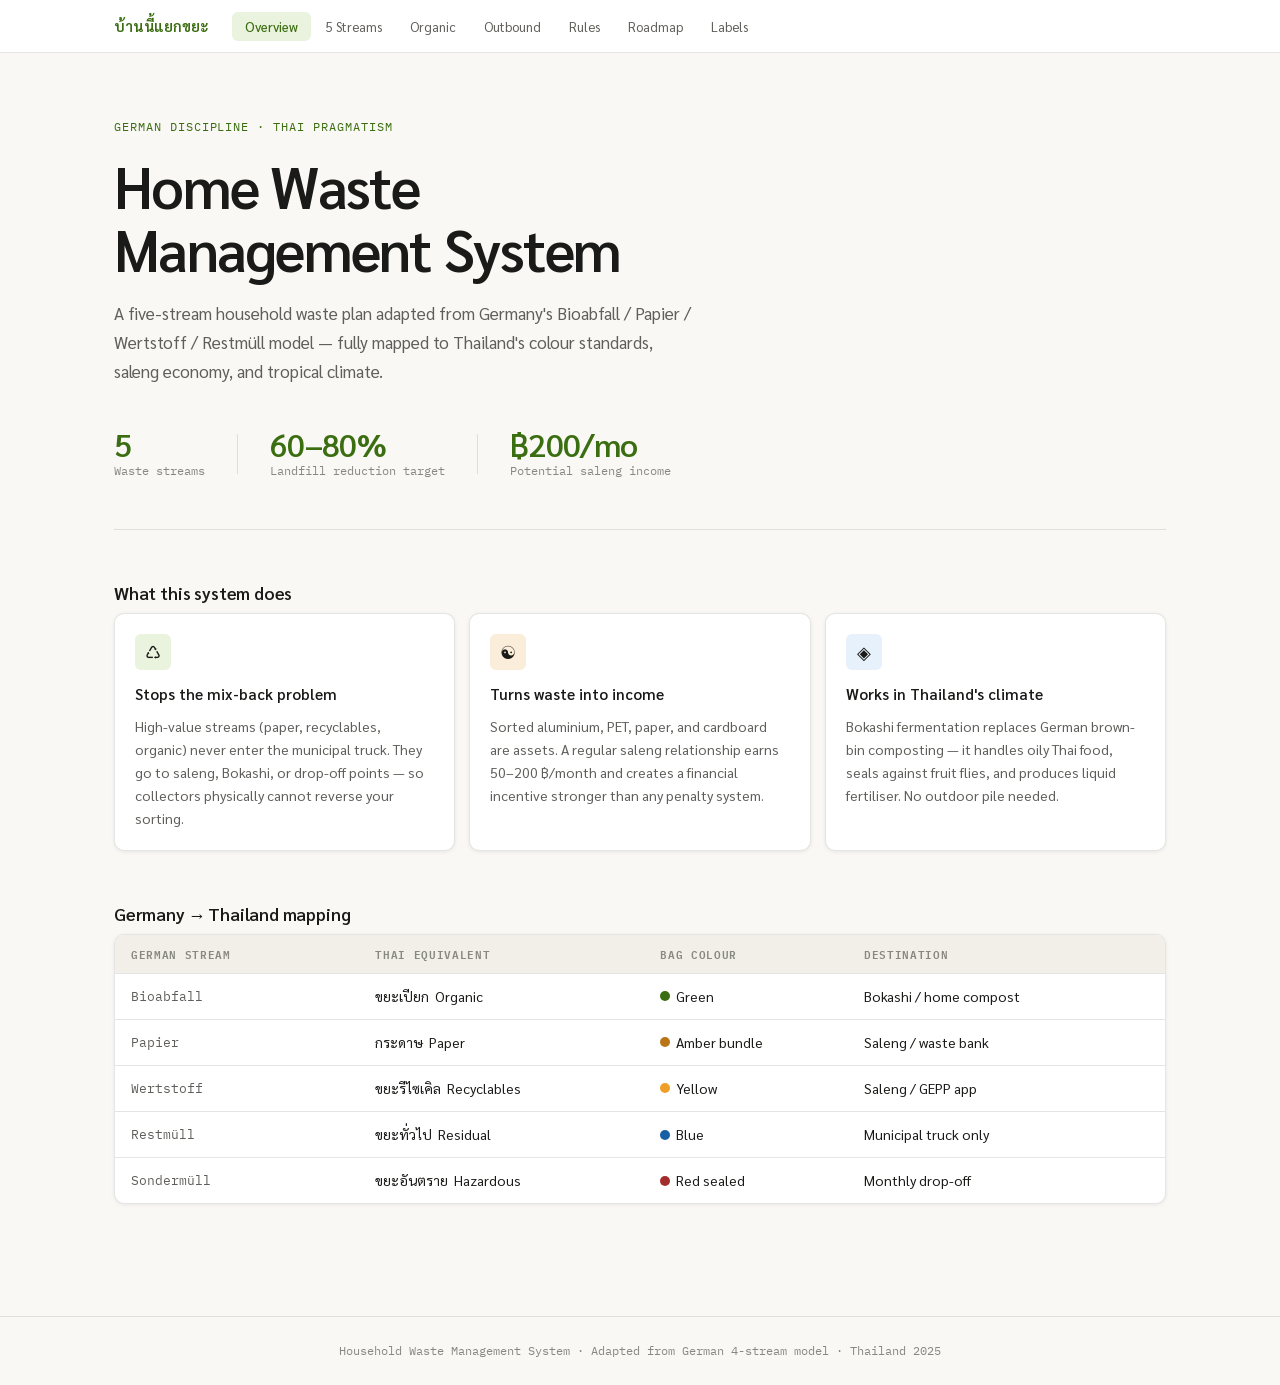
<file: index.html>
<!doctype html>
<html lang="en">
  <head>
    <meta charset="UTF-8" />
    <meta name="viewport" content="width=device-width, initial-scale=1.0" />
    <title>Home Waste Management System — Thailand</title>
    <link rel="preconnect" href="https://fonts.googleapis.com" />
    <link rel="preconnect" href="https://fonts.gstatic.com" crossorigin />
    <link
      href="https://fonts.googleapis.com/css2?family=Sarabun:wght@300;400;500;600&family=IBM+Plex+Mono:wght@400;500&display=swap"
      rel="stylesheet"
    />
    <link rel="stylesheet" href="style.css" />
  </head>
  <body>
    <!-- NAV -->
    <nav class="nav" id="nav">
      <div class="nav-inner">
        <span class="nav-logo"><span lang="th">บ้านนี้แยกขยะ</span></span>
        <div class="nav-tabs" id="navTabs">
          <button class="nav-tab active" data-panel="overview">Overview</button>
          <button class="nav-tab" data-panel="streams">5 Streams</button>
          <button class="nav-tab" data-panel="organic">Organic</button>
          <button class="nav-tab" data-panel="outbound">Outbound</button>
          <button class="nav-tab" data-panel="penalty">Rules</button>
          <button class="nav-tab" data-panel="roadmap">Roadmap</button>
          <button class="nav-tab" data-panel="labels">Labels</button>
        </div>
        <button class="nav-burger" id="navBurger" aria-label="Menu">
          &#9776;
        </button>
      </div>
    </nav>

    <main class="main">
      <!-- ══════════════════ OVERVIEW ══════════════════ -->
      <section class="panel active" id="panel-overview">
        <div class="hero">
          <div class="hero-eyebrow">German discipline · Thai pragmatism</div>
          <h1 class="hero-title">Home Waste<br />Management System</h1>
          <p class="hero-sub">
            A five-stream household waste plan adapted from Germany's Bioabfall
            / Papier / Wertstoff / Restmüll model — fully mapped to Thailand's
            colour standards, saleng economy, and tropical climate.
          </p>
          <div class="hero-stats">
            <div class="stat">
              <span class="stat-num">5</span>
              <span class="stat-label">Waste streams</span>
            </div>
            <div class="stat-div"></div>
            <div class="stat">
              <span class="stat-num">60–80%</span>
              <span class="stat-label">Landfill reduction target</span>
            </div>
            <div class="stat-div"></div>
            <div class="stat">
              <span class="stat-num">฿200/mo</span>
              <span class="stat-label">Potential saleng income</span>
            </div>
          </div>
        </div>

        <div class="section">
          <h2 class="section-title">What this system does</h2>
          <div class="card-grid cols-3">
            <div class="card">
              <div class="card-icon icon-green">&#9850;</div>
              <h3>Stops the mix-back problem</h3>
              <p>
                High-value streams (paper, recyclables, organic) never enter the
                municipal truck. They go to saleng, Bokashi, or drop-off points
                — so collectors physically cannot reverse your sorting.
              </p>
            </div>
            <div class="card">
              <div class="card-icon icon-amber">&#9775;</div>
              <h3>Turns waste into income</h3>
              <p>
                Sorted aluminium, PET, paper, and cardboard are assets. A
                regular saleng relationship earns 50–200 ฿/month and creates a
                financial incentive stronger than any penalty system.
              </p>
            </div>
            <div class="card">
              <div class="card-icon icon-blue">&#9672;</div>
              <h3>Works in Thailand's climate</h3>
              <p>
                Bokashi fermentation replaces German brown-bin composting — it
                handles oily Thai food, seals against fruit flies, and produces
                liquid fertiliser. No outdoor pile needed.
              </p>
            </div>
          </div>
        </div>

        <div class="section">
          <h2 class="section-title">Germany → Thailand mapping</h2>
          <div class="mapping-table">
            <div class="mapping-header">
              <span>German stream</span>
              <span>Thai equivalent</span>
              <span>Bag colour</span>
              <span>Destination</span>
            </div>
            <div class="mapping-row">
              <span class="mono">Bioabfall</span>
              <span><span lang="th">ขยะเปียก</span> Organic</span>
              <span
                ><span class="dot" style="background: #3b6d11"></span
                >Green</span
              >
              <span>Bokashi / home compost</span>
            </div>
            <div class="mapping-row">
              <span class="mono">Papier</span>
              <span><span lang="th">กระดาษ</span> Paper</span>
              <span
                ><span class="dot" style="background: #ba7517"></span>Amber
                bundle</span
              >
              <span>Saleng / waste bank</span>
            </div>
            <div class="mapping-row">
              <span class="mono">Wertstoff</span>
              <span><span lang="th">ขยะรีไซเคิล</span> Recyclables</span>
              <span
                ><span class="dot" style="background: #ef9f27"></span
                >Yellow</span
              >
              <span>Saleng / GEPP app</span>
            </div>
            <div class="mapping-row">
              <span class="mono">Restmüll</span>
              <span><span lang="th">ขยะทั่วไป</span> Residual</span>
              <span
                ><span class="dot" style="background: #185fa5"></span>Blue</span
              >
              <span>Municipal truck only</span>
            </div>
            <div class="mapping-row">
              <span class="mono">Sondermüll</span>
              <span><span lang="th">ขยะอันตราย</span> Hazardous</span>
              <span
                ><span class="dot" style="background: #a32d2d"></span>Red
                sealed</span
              >
              <span>Monthly drop-off</span>
            </div>
          </div>
        </div>
      </section>

      <!-- ══════════════════ STREAMS ══════════════════ -->
      <section class="panel" id="panel-streams">
        <div class="section">
          <h2 class="section-title">The five streams</h2>
          <p class="section-sub">
            Each stream has a fixed colour, bag type, and destination. The goal:
            only the blue residual bag ever touches the municipal truck.
          </p>

          <div class="stream-grid">
            <div class="stream-card" data-color="green">
              <div class="stream-swatch sw-green">
                <div class="sw-lid swl-green"></div>
                <span class="sw-icon">&#127807;</span>
              </div>
              <div class="stream-body">
                <div class="stream-name">Organic · <span lang="th">ขยะเปียก</span></div>
                <div class="stream-german">Bioabfall equivalent</div>
                <div class="stream-bag">
                  <span class="dot-sm" style="background: #3b6d11"></span>Green
                  biodegradable bag
                </div>
                <div class="stream-size">15–20 L · kitchen, lidded</div>
                <div class="yes-no">
                  <div class="yes">
                    <div class="yn-head">Yes</div>
                    Fruit/veg peels, cores<br />
                    Eggshells, coffee grounds<br />
                    Plain rice, noodles, bread<br />
                    Leaves, garden trimmings
                  </div>
                  <div class="no">
                    <div class="yn-head">No</div>
                    Oily curries, sauces<br />
                    Meat, fish, bones<br />
                    Dairy, cooking oil<br />
                    Plastic stickers on fruit
                  </div>
                </div>
              </div>
            </div>

            <div class="stream-card" data-color="amber">
              <div class="stream-swatch sw-amber">
                <div class="sw-lid swl-amber"></div>
                <span class="sw-icon">&#128196;</span>
              </div>
              <div class="stream-body">
                <div class="stream-name">Paper · <span lang="th">กระดาษ</span></div>
                <div class="stream-german">Papier equivalent</div>
                <div class="stream-bag">
                  <span class="dot-sm" style="background: #ba7517"></span>No bag
                  — tie with string
                </div>
                <div class="stream-size">25–30 L basket · dry area</div>
                <div class="yes-no">
                  <div class="yes">
                    <div class="yn-head">Yes</div>
                    Newspapers, magazines<br />
                    Office paper, envelopes<br />
                    Cardboard (flattened)<br />
                    Paper bags, egg cartons
                  </div>
                  <div class="no">
                    <div class="yn-head">No</div>
                    Waxed / laminated paper<br />
                    Greasy or wet paper<br />
                    Coffee cups (plastic-lined)<br />
                    Milk cartons → yellow bin
                  </div>
                </div>
              </div>
            </div>

            <div class="stream-card" data-color="yellow">
              <div class="stream-swatch sw-yellow">
                <div class="sw-lid swl-yellow"></div>
                <span class="sw-icon">&#9851;</span>
              </div>
              <div class="stream-body">
                <div class="stream-name">Recyclables · <span lang="th">ขยะรีไซเคิล</span></div>
                <div class="stream-german">Wertstoff equivalent</div>
                <div class="stream-bag">
                  <span class="dot-sm" style="background: #ef9f27"></span>Yellow
                  translucent bag
                </div>
                <div class="stream-size">40–60 L · kitchen or balcony</div>
                <div class="yes-no">
                  <div class="yes">
                    <div class="yn-head">Yes</div>
                    PET/HDPE bottles (crushed)<br />
                    Aluminium cans, tins<br />
                    Glass bottles (rinsed)<br />
                    UHT cartons, plastic #1 #2 #5
                  </div>
                  <div class="no">
                    <div class="yn-head">No</div>
                    Styrofoam / foam trays<br />
                    Chip bags, sachets<br />
                    Dirty/oily containers<br />
                    Straws, thin single-use bags
                  </div>
                </div>
              </div>
            </div>

            <div class="stream-card" data-color="blue">
              <div class="stream-swatch sw-blue">
                <div class="sw-lid swl-blue"></div>
                <span class="sw-icon">&#128465;</span>
              </div>
              <div class="stream-body">
                <div class="stream-name">Residual · <span lang="th">ขยะทั่วไป</span></div>
                <div class="stream-german">Restmüll equivalent</div>
                <div class="stream-bag">
                  <span class="dot-sm" style="background: #185fa5"></span>Blue
                  opaque bag
                </div>
                <div class="stream-size">30–40 L · kitchen, beside organic</div>
                <div class="yes-no">
                  <div class="yes">
                    <div class="yn-head">Yes</div>
                    Tissues, wet wipes, diapers<br />
                    Styrofoam, foam trays<br />
                    Broken ceramics, Pyrex<br />
                    Chip bags, candy wrappers<br />
                    Toothbrush, razor, cat litter
                  </div>
                  <div class="no">
                    <div class="yn-head">No</div>
                    Batteries → red box<br />
                    Light bulbs → red box<br />
                    Medicines → red box<br />
                    Recyclables → yellow bag
                  </div>
                </div>
              </div>
            </div>

            <div class="stream-card" data-color="red">
              <div class="stream-swatch sw-red">
                <div class="sw-lid swl-red"></div>
                <span class="sw-icon">&#9888;</span>
              </div>
              <div class="stream-body">
                <div class="stream-name">Hazardous · <span lang="th">ขยะอันตราย</span></div>
                <div class="stream-german">Sondermüll equivalent</div>
                <div class="stream-bag">
                  <span class="dot-sm" style="background: #a32d2d"></span>Red
                  sealed bag / small box
                </div>
                <div class="stream-size">
                  5–10 L box · utility shelf, child-proof
                </div>
                <div class="yes-no">
                  <div class="yes">
                    <div class="yn-head">Yes</div>
                    Batteries (tape terminals)<br />
                    CFL/LED bulbs, tubes<br />
                    Expired medicines<br />
                    Paint, solvents, pesticide<br />
                    Cooking oil (separate)
                  </div>
                  <div class="no">
                    <div class="yn-head">Drop-off points</div>
                    Big C, HomePro<br />
                    Community hospitals<br />
                    <span lang="th">อบต</span>. hazardous days<br />
                    → Take monthly, never daily
                  </div>
                </div>
              </div>
            </div>
          </div>
        </div>

        <div class="section">
          <h2 class="section-title">Where to buy in Thailand</h2>
          <div class="card-grid cols-2">
            <div class="card">
              <h3>Bins</h3>
              <p>
                HomePro, Thaiwatsadu, Daiso — buy any colour and add coloured
                stickers/spray paint to lids. Search
                <span class="mono"><span lang="th">ถังขยะแยกสี</span></span> on Lazada/Shopee for
                pre-coloured sets.
              </p>
            </div>
            <div class="card">
              <h3>Bags</h3>
              <p>
                Makro, Big C, Tesco for bulk coloured bags. Blue and yellow are
                common. For biodegradable green bags search
                <span class="mono"><span lang="th">ถุงย่อยสลายได้</span></span> on Lazada. Bokashi
                bran: search <span class="mono"><span lang="th">โบกาฉิ</span></span>.
              </p>
            </div>
          </div>
        </div>
      </section>

      <!-- ══════════════════ ORGANIC ══════════════════ -->
      <section class="panel" id="panel-organic">
        <div class="section">
          <h2 class="section-title">Organic waste: the Thai challenge</h2>
          <p class="section-sub">
            Most Thai municipalities don't collect organic waste separately yet.
            You process it at home — and Thailand's heat actually accelerates
            breakdown faster than Germany.
          </p>
        </div>

        <div class="section">
          <div class="featured-card">
            <div class="featured-tag">Recommended for Thai homes</div>
            <h3>Bokashi composting · <span lang="th">โบกาฉิ</span></h3>
            <p>
              Anaerobic fermentation in a sealed bucket with inoculated bran.
              Unlike a compost pile, Bokashi handles all food waste including
              cooked food and small amounts of meat and fish — the dominant
              waste types in a Thai kitchen.
            </p>
            <div class="bokashi-steps">
              <div class="bstep">
                <span class="bstep-num">1</span
                ><span
                  >Layer food scraps in sealed bucket, sprinkle Bokashi bran,
                  press to remove air, seal lid.</span
                >
              </div>
              <div class="bstep">
                <span class="bstep-num">2</span
                ><span
                  >Drain liquid every few days. Dilute 1:100 with water →
                  excellent fertiliser for plants.</span
                >
              </div>
              <div class="bstep">
                <span class="bstep-num">3</span
                ><span
                  >When full, let ferment 2 weeks. Bury in soil or large pot to
                  finish composting.</span
                >
              </div>
              <div class="bstep">
                <span class="bstep-num">4</span
                ><span
                  >Rotate two buckets so one is always available. No smell, no
                  insects, no rodents.</span
                >
              </div>
            </div>
          </div>
        </div>

        <div class="section">
          <h2 class="section-title">Bokashi vs alternatives</h2>
          <div class="compare-table">
            <div class="compare-header">
              <span>Feature</span>
              <span class="c-bokashi">Bokashi</span>
              <span class="c-compost">Compost pile</span>
              <span class="c-worm">Worm farm</span>
            </div>
            <div class="compare-row">
              <span>Accepts cooked food &amp; meat</span>
              <span class="yes-cell">Yes</span>
              <span class="no-cell">No</span>
              <span class="no-cell">No</span>
            </div>
            <div class="compare-row">
              <span>Flies and odour</span>
              <span class="yes-cell">None</span>
              <span class="no-cell">Possible</span>
              <span class="warn-cell">Managed</span>
            </div>
            <div class="compare-row">
              <span>Space needed</span>
              <span class="yes-cell">2 small buckets</span>
              <span class="warn-cell">Outdoor bin</span>
              <span class="warn-cell">Shaded box</span>
            </div>
            <div class="compare-row">
              <span>Liquid fertiliser output</span>
              <span class="yes-cell">Yes</span>
              <span class="no-cell">No</span>
              <span class="yes-cell">Yes</span>
            </div>
            <div class="compare-row">
              <span>Condo / no-garden friendly</span>
              <span class="yes-cell">Yes</span>
              <span class="no-cell">No</span>
              <span class="warn-cell">Balcony ok</span>
            </div>
            <div class="compare-row">
              <span>Needs burial / second step</span>
              <span class="warn-cell">Yes</span>
              <span class="no-cell">No</span>
              <span class="yes-cell">No</span>
            </div>
          </div>
        </div>

        <div class="section">
          <h2 class="section-title">Can't compost at home?</h2>
          <div class="card-grid cols-3">
            <div class="card">
              <h3>Freeze &amp; donate</h3>
              <p>
                Freeze scraps to kill pests, then donate to a local temple,
                school, or community garden that composts. Many Bangkok temples
                run composting programs.
              </p>
            </div>
            <div class="card">
              <h3>Municipal green bin</h3>
              <p>
                Check with your <span lang="th">เทศบาล</span> — many Bangkok districts and some
                provincial cities now collect organic waste separately on
                designated days.
              </p>
            </div>
            <div class="card">
              <h3>Trash Hero Thailand</h3>
              <p>
                Community-based cleanup and composting network. Good for bulk
                organic donation and connecting with local eco-communities.
              </p>
            </div>
          </div>
        </div>
      </section>

      <!-- ══════════════════ OUTBOUND ══════════════════ -->
      <section class="panel" id="panel-outbound">
        <div class="section">
          <h2 class="section-title">The mix-back problem — and the fix</h2>
          <p class="section-sub">
            The core challenge: collectors dump everything into one truck. The
            solution is to remove your valuable streams from municipal
            collection entirely, so they can never be mixed back.
          </p>
          <div class="rule-box">
            <span class="rule-label">Golden rule</span>
            Only the blue residual bag ever goes into the public truck. All
            other streams have dedicated, separate destinations.
          </div>
        </div>

        <div class="section">
          <h2 class="section-title">Outbound routes by stream</h2>
          <div class="route-list">
            <div class="route-row">
              <span class="dot" style="background: #3b6d11"></span>
              <span class="route-stream">Organic</span>
              <span class="route-arrow">→</span>
              <span class="route-dest">Bokashi bucket or home compost</span>
              <span class="badge-success">Zero municipal contact</span>
            </div>
            <div class="route-row">
              <span class="dot" style="background: #ba7517"></span>
              <span class="route-stream">Paper</span>
              <span class="route-arrow">→</span>
              <span class="route-dest">Saleng / <span lang="th">ธนาคารขยะ</span></span>
              <span class="badge-success">Sells for 3–8 ฿/kg</span>
            </div>
            <div class="route-row">
              <span class="dot" style="background: #ef9f27"></span>
              <span class="route-stream">Recyclables</span>
              <span class="route-arrow">→</span>
              <span class="route-dest">Saleng / GEPP / WONGPANit</span>
              <span class="badge-success">Aluminium 30–50 ฿/kg</span>
            </div>
            <div class="route-row">
              <span class="dot" style="background: #185fa5"></span>
              <span class="route-stream">Residual</span>
              <span class="route-arrow">→</span>
              <span class="route-dest">Municipal truck (blue bag only)</span>
              <span class="badge-neutral">True non-recyclables only</span>
            </div>
            <div class="route-row">
              <span class="dot" style="background: #a32d2d"></span>
              <span class="route-stream">Hazardous</span>
              <span class="route-arrow">→</span>
              <span class="route-dest">Big C / HomePro / <span lang="th">อบต</span>. day</span>
              <span class="badge-warn">Monthly drop-off</span>
            </div>
          </div>
        </div>

        <div class="section">
          <h2 class="section-title">
            If you must use the municipal truck for all bags
          </h2>
          <div class="card-grid cols-2">
            <div class="card">
              <h3>Colour-code everything</h3>
              <p>
                Use clearly different coloured bags for each stream. Translucent
                yellow bags show contents visibly. Attach waterproof
                Thai-language tags to each bag identifying the stream.
              </p>
            </div>
            <div class="card">
              <h3>Put bags out last-minute</h3>
              <p>
                Only put bags out 15–30 minutes before the truck arrives. Bags
                left overnight get mixed by informal collectors or rain damage
                destroys the colour coding.
              </p>
            </div>
            <div class="card">
              <h3>Talk to your collector</h3>
              <p>
                Introduce yourself, explain you're separating waste, ask them to
                keep bags separate. Offer cold water or snacks. Personal rapport
                changes behaviour more than any label.
              </p>
            </div>
            <div class="card">
              <h3>Labelled outdoor bins</h3>
              <p>
                Place official-coloured bins outside with matching bags inside.
                Visual separation of bins makes it harder for collectors to mix
                casually.
              </p>
            </div>
          </div>
        </div>

        <div class="section">
          <h2 class="section-title">Thailand recycling apps &amp; services</h2>
          <div class="app-grid">
            <div class="app-card">
              <div class="app-name">GEPP · <span lang="th">เก็บ</span></div>
              <div class="app-desc">
                Schedules recyclable pickup from your home. Available Bangkok
                and major cities.
              </div>
            </div>
            <div class="app-card">
              <div class="app-name">WONGPANit · <span lang="th">วงษ์พานิช</span></div>
              <div class="app-desc">
                Major scrap dealer chain. Transparent per-kg pricing, home
                pickup scheduling.
              </div>
            </div>
            <div class="app-card">
              <div class="app-name"><span lang="th">ธนาคารขยะ</span></div>
              <div class="app-desc">
                Community waste banks at temples, schools, villages. Credits as
                savings. Search "<span lang="th">ธนาคารขยะ ใกล้ฉัน</span>".
              </div>
            </div>
            <div class="app-card">
              <div class="app-name"><span lang="th">ซาเล้ง</span> · Local saleng</div>
              <div class="app-desc">
                Informal waste buyer with truck or tricycle. Set a regular
                Saturday pickup. Zero chance of stream mixing.
              </div>
            </div>
          </div>
        </div>
      </section>

      <!-- ══════════════════ PENALTY ══════════════════ -->
      <section class="panel" id="panel-penalty">
        <div class="section">
          <h2 class="section-title">Household compliance system</h2>
          <p class="section-sub">
            Behaviour change requires structure. The fine system is light enough
            not to cause conflict, heavy enough to make people think twice.
          </p>
        </div>

        <div class="section">
          <h2 class="section-title">Violation rules</h2>
          <div class="penalty-table">
            <div class="pen-row">
              <span class="pen-icon warn">!</span>
              <div class="pen-info">
                <div class="pen-name">Wrong bin — first offence</div>
                <div class="pen-eg">e.g. plastic bottle in blue bag</div>
              </div>
              <span class="badge-warn">20 ฿ fine</span>
            </div>
            <div class="pen-row">
              <span class="pen-icon warn">!!</span>
              <div class="pen-info">
                <div class="pen-name">Repeated wrong bin</div>
                <div class="pen-eg">Same person, same mistake again</div>
              </div>
              <span class="badge-warn">20 ฿ + wash that bin for 1 week</span>
            </div>
            <div class="pen-row">
              <span class="pen-icon warn">~</span>
              <div class="pen-info">
                <div class="pen-name">Oily container in yellow bag</div>
                <div class="pen-eg">
                  Contaminates the whole recyclables batch
                </div>
              </div>
              <span class="badge-warn">20 ฿ fine</span>
            </div>
            <div class="pen-row">
              <span class="pen-icon danger">X</span>
              <div class="pen-info">
                <div class="pen-name">No bag colour coding at all</div>
                <div class="pen-eg">Bag refused at collection point</div>
              </div>
              <span class="badge-danger">Bag not collected</span>
            </div>
            <div class="pen-row">
              <span class="pen-icon danger">฿</span>
              <div class="pen-info">
                <div class="pen-name">Dumping outside bin day</div>
                <div class="pen-eg">Thai municipal law applies</div>
              </div>
              <span class="badge-danger">฿200–2,000 legal fine</span>
            </div>
          </div>
          <div class="note-box">
            Fines go into a transparent <strong>Recycling Jar</strong> on the
            kitchen counter. At month-end: group treat or environmental charity
            donation. A rotating weekly
            <strong>Sorting Inspector</strong> (family member) checks bins
            before collection day and issues fines.
          </div>
        </div>

        <div class="section">
          <h2 class="section-title">Reward system</h2>
          <div class="reward-grid">
            <div class="reward-card">
              <div class="reward-star">&#9733;</div>
              <div class="reward-cond">Zero violations in a week</div>
              <div class="reward-prize">1 star on fridge chart</div>
            </div>
            <div class="reward-card">
              <div class="reward-star">&#9733;&#9733;&#9733;&#9733;</div>
              <div class="reward-cond">4 consecutive stars</div>
              <div class="reward-prize">
                Choose weekend activity or skip a chore
              </div>
            </div>
            <div class="reward-card">
              <div class="reward-star">฿</div>
              <div class="reward-cond">Recyclables sold to saleng</div>
              <div class="reward-prize">
                50–200 ฿/month household treat fund
              </div>
            </div>
            <div class="reward-card">
              <div class="reward-star">&#127873;</div>
              <div class="reward-cond">Children: sticker per correct day</div>
              <div class="reward-prize">Small book or toy at milestone</div>
            </div>
          </div>
        </div>

        <div class="section">
          <h2 class="section-title">Onboarding checklist</h2>
          <div class="checklist">
            <label class="check-item"
              ><input type="checkbox" /><span
                >Hold 30-minute family meeting — walk through all 5 bins
                together</span
              ></label
            >
            <label class="check-item"
              ><input type="checkbox" /><span
                >Practice-sort a sample bag of mixed trash to test
                understanding</span
              ></label
            >
            <label class="check-item"
              ><input type="checkbox" /><span
                >Post Thai sorting poster above bins</span
              ></label
            >
            <label class="check-item"
              ><input type="checkbox" /><span
                >Train household helpers — add poster in their language if
                needed</span
              ></label
            >
            <label class="check-item"
              ><input type="checkbox" /><span
                >Run one warning-only week before fines start</span
              ></label
            >
            <label class="check-item"
              ><input type="checkbox" /><span
                >Place Recycling Jar on kitchen counter, visible to
                everyone</span
              ></label
            >
          </div>
        </div>
      </section>

      <!-- ══════════════════ ROADMAP ══════════════════ -->
      <section class="panel" id="panel-roadmap">
        <div class="section">
          <h2 class="section-title">4-week implementation roadmap</h2>
          <p class="section-sub">
            Start simple: organic + recyclables + residual is enough in week
            one. Add paper separation once the household is comfortable.
          </p>
        </div>

        <div class="week-grid">
          <div class="week-card">
            <div class="week-label">Week 1</div>
            <div class="week-title">Setup &amp; purchase</div>
            <ul class="week-list">
              <li>Buy 5 bins + coloured bags</li>
              <li>Print and laminate sorting poster</li>
              <li>Call <span lang="th">เทศบาล</span> re: collection days</li>
              <li>Find nearest saleng / waste bank</li>
              <li>Find hazardous drop-off point</li>
              <li>Order Bokashi bucket + bran</li>
              <li>Position all bins in place</li>
            </ul>
          </div>
          <div class="week-card">
            <div class="week-label">Week 2</div>
            <div class="week-title">Soft launch</div>
            <ul class="week-list">
              <li>Family meeting + walkthrough</li>
              <li>Practice sort a bag of mixed trash</li>
              <li>Warning-only week — no fines yet</li>
              <li>Start Bokashi first bucket</li>
              <li>Begin bundling paper separately</li>
              <li>Train any household helpers</li>
              <li>Put up Thai labels on all bins</li>
            </ul>
          </div>
          <div class="week-card">
            <div class="week-label">Week 3</div>
            <div class="week-title">Go live</div>
            <ul class="week-list">
              <li>Fines begin (20 ฿/violation)</li>
              <li>Contact saleng for first pickup</li>
              <li>Evening bin checks begin</li>
              <li>First blue bag out on collection day</li>
              <li>First Bokashi bucket full → bury</li>
              <li>Hazardous box: begin filling</li>
              <li>Jar on counter, visible to all</li>
            </ul>
          </div>
          <div class="week-card">
            <div class="week-label">Week 4</div>
            <div class="week-title">Review &amp; optimise</div>
            <ul class="week-list">
              <li>Measure residual bag volume</li>
              <li>Adjust bin sizes if needed</li>
              <li>Count saleng income earned</li>
              <li>First hazardous drop-off visit</li>
              <li>Update poster for any confusion</li>
              <li>Celebrate first reward if earned</li>
              <li>Share system with one neighbour</li>
            </ul>
          </div>
        </div>

        <div class="section" style="margin-top: 2rem">
          <h2 class="section-title">Ongoing maintenance</h2>
          <div class="maint-grid">
            <div class="maint-card">
              <div class="maint-freq">Weekly</div>
              <ul class="week-list">
                <li>Wash organic bin with soap + water</li>
                <li>Rinse recycling bin (prevents ants)</li>
                <li>Check Bokashi drain spigot, empty liquid</li>
                <li>Sanitise residual bin lid</li>
                <li>Rotate Sorting Inspector role</li>
              </ul>
            </div>
            <div class="maint-card">
              <div class="maint-freq">Monthly</div>
              <ul class="week-list">
                <li>Estimate residual bag volume — aim to reduce each month</li>
                <li>Log saleng / app income in household journal</li>
                <li>Bokashi compost → garden or potted plants</li>
                <li>Hazardous drop-off at Big C / HomePro / <span lang="th">อบต</span>.</li>
                <li>Review reward chart, pay out stars</li>
              </ul>
            </div>
            <div class="maint-card">
              <div class="maint-freq">Pest tips — Thai climate</div>
              <ul class="week-list">
                <li>
                  Fruit flies: tight lid + empty organic daily + Bokashi bran
                  layer on top
                </li>
                <li>
                  Ants: wipe bin rims with diluted vinegar or peppermint oil
                </li>
                <li>
                  Cockroaches: sealed bins, clean immediately after cooking
                </li>
                <li>Rodents: Bokashi is fully sealed — no rodent access</li>
              </ul>
            </div>
          </div>
        </div>
      </section>

      <!-- ══════════════════ LABELS ══════════════════ -->
      <section class="panel" id="panel-labels">
        <div class="section">
          <h2 class="section-title">Printable Thai labels</h2>
          <p class="section-sub">
            Print, laminate, and attach above each bin. Bilingual — Thai
            household members and helpers can both read them.
          </p>
        </div>

        <div class="label-poster">
          <div class="poster-title">
            <span lang="th">บ้านนี้แยกขยะ</span> — This house separates waste
          </div>

          <div class="label-row-item" style="--accent: #3b6d11">
            <div class="lr-swatch" style="background: #3b6d11"></div>
            <div class="lr-body">
              <div class="lr-title">
                <span lang="th">ถังสีเขียว</span> — <span lang="th">ขยะเปียก</span> / <span lang="th">เศษอาหาร</span>
                <span class="lr-en">Green bin · Organic</span>
              </div>
              <div class="lr-yes">
                ✅ <span lang="th">เศษผัก ผลไม้ เปลือกไข่ กากกาแฟ ใบไม้ เศษหญ้า</span>
              </div>
              <div class="lr-no">
                ❌ <span lang="th">ห้าม</span>: <span lang="th">อาหารมัน กระดูก เนื้อสัตว์ พลาสติก</span>
              </div>
            </div>
          </div>

          <div class="label-row-item" style="--accent: #ba7517">
            <div class="lr-swatch" style="background: #ba7517"></div>
            <div class="lr-body">
              <div class="lr-title">
                <span lang="th">ถาดกระดาษ</span> — <span lang="th">กระดาษ</span> / <span lang="th">กล่องกระดาษ</span>
                <span class="lr-en">Paper basket · Paper &amp; cardboard</span>
              </div>
              <div class="lr-yes">
                ✅ <span lang="th">หนังสือพิมพ์ กล่องกระดาษ ลัง กระดาษเขียน กระดาษห่อ</span>
              </div>
              <div class="lr-no">❌ <span lang="th">ห้าม</span>: <span lang="th">กระดาษเปียก กระดาษเคลือบ กล่องนม</span></div>
            </div>
          </div>

          <div class="label-row-item" style="--accent: #ef9f27">
            <div class="lr-swatch" style="background: #ef9f27"></div>
            <div class="lr-body">
              <div class="lr-title">
                <span lang="th">ถังสีเหลือง</span> — <span lang="th">ขยะรีไซเคิล</span>
                <span class="lr-en">Yellow bin · Recyclables</span>
              </div>
              <div class="lr-yes">
                ✅ <span lang="th">ขวดพลาสติก กระป๋อง ขวดแก้ว กล่องนม ล้างแล้ว ตากแห้ง</span>
              </div>
              <div class="lr-no">
                ❌ <span lang="th">ห้าม</span>: <span lang="th">โฟม หลอด ถุงขนม บรรจุภัณฑ์หลายชั้น</span>
              </div>
            </div>
          </div>

          <div class="label-row-item" style="--accent: #185fa5">
            <div class="lr-swatch" style="background: #185fa5"></div>
            <div class="lr-body">
              <div class="lr-title">
                <span lang="th">ถังสีน้ำเงิน</span> — <span lang="th">ขยะทั่วไป</span>
                <span class="lr-en">Blue bin · Residual waste</span>
              </div>
              <div class="lr-yes">
                ✅ <span lang="th">ทิชชู่ ผ้าอ้อม ถุงขนม โฟม ซากเซรามิก ฝุ่น ขี้แมว</span>
              </div>
              <div class="lr-no">❌ <span lang="th">ห้าม</span>: <span lang="th">ขยะอันตราย ขยะรีไซเคิล</span></div>
            </div>
          </div>

          <div class="label-row-item" style="--accent: #a32d2d">
            <div class="lr-swatch" style="background: #a32d2d"></div>
            <div class="lr-body">
              <div class="lr-title">
                <span lang="th">กล่องแดง</span> — <span lang="th">ขยะอันตราย</span>
                <span class="lr-en">Red box · Hazardous</span>
              </div>
              <div class="lr-yes">
                ✅ <span lang="th">ถ่านไฟฉาย หลอดไฟ ยาหมดอายุ สีทา สารเคมี น้ำมันพืชใช้แล้ว</span>
              </div>
              <div class="lr-no">
                → <span lang="th">นำไปทิ้งที่จุดรับขยะอันตราย</span> (Big C / HomePro / <span lang="th">อบต</span>.)
                <span lang="th">เดือนละครั้ง</span>
              </div>
            </div>
          </div>

          <div class="poster-footer">
            <span lang="th">กรุณาแยกก่อนทิ้ง</span> — Please sort before throwing away &nbsp;·&nbsp;
            <span lang="th">ขอบคุณค่ะ</span> / <span lang="th">ครับ</span>
          </div>
        </div>

        <div class="section" style="margin-top: 2rem">
          <h2 class="section-title">Bag tags for collection day</h2>
          <p class="section-sub">
            Print on cardstock, laminate or wrap in tape, punch a hole, tie to
            bag handle with string. Makes stream intent unambiguous to any
            collector.
          </p>
          <div class="tag-grid">
            <div class="bag-tag" style="border-color: #3b6d11; color: #3b6d11">
              <div class="tag-th"><span lang="th">ขยะเปียก</span> – <span lang="th">สำหรับทำปุ๋ย</span></div>
              <div class="tag-en">Organic waste — for composting</div>
            </div>
            <div class="bag-tag" style="border-color: #ef9f27; color: #854f0b">
              <div class="tag-th"><span lang="th">ขยะรีไซเคิล</span> – <span lang="th">แยกแล้ว กรุณาอย่าเทรวม</span></div>
              <div class="tag-en">
                Recyclable waste — already sorted, please do not mix
              </div>
            </div>
            <div class="bag-tag" style="border-color: #185fa5; color: #185fa5">
              <div class="tag-th"><span lang="th">ขยะทั่วไป</span> – <span lang="th">ถุงสีน้ำเงิน</span></div>
              <div class="tag-en">General waste — blue bag</div>
            </div>
          </div>
        </div>
      </section>
    </main>

    <footer class="footer">
      <span
        >Household Waste Management System · Adapted from German 4-stream model
        · Thailand 2025</span
      >
    </footer>

    <script src="app.js"></script>
  </body>
</html>
</file>
<file: style.css>
/* ─── Reset & Base ─── */
*, *::before, *::after { box-sizing: border-box; margin: 0; padding: 0; }

:root {
  --green:   #3B6D11;
  --green-lt:#EAF3DE;
  --amber:   #BA7517;
  --amber-lt:#FAEEDA;
  --yellow:  #EF9F27;
  --yellow-lt:#FAF3E0;
  --blue:    #185FA5;
  --blue-lt: #E6F1FB;
  --red:     #A32D2D;
  --red-lt:  #FCEBEB;
  --gray:    #5F5E5A;
  --gray-lt: #F1EFE8;

  --text:    #1a1a18;
  --muted:   #5F5E5A;
  --faint:   #888780;
  --border:  rgba(0,0,0,0.10);
  --surface: #F9F8F5;
  --white:   #ffffff;

  --radius:  10px;
  --radius-sm: 6px;
  --shadow:  0 1px 4px rgba(0,0,0,0.07);
}

html { scroll-behavior: smooth; }

body {
  font-family: 'Sarabun', -apple-system, BlinkMacSystemFont, sans-serif;
  font-size: 16px;
  line-height: 1.65;
  color: var(--text);
  background: var(--surface);
}

/* ─── Nav ─── */
.nav {
  position: sticky;
  top: 0;
  z-index: 100;
  background: rgba(255,255,255,0.96);
  backdrop-filter: blur(8px);
  border-bottom: 1px solid var(--border);
}

.nav-inner {
  max-width: 1100px;
  margin: 0 auto;
  padding: 0 1.5rem;
  display: flex;
  align-items: center;
  gap: 1.5rem;
  height: 52px;
}

.nav-logo {
  font-size: 15px;
  font-weight: 600;
  color: var(--green);
  white-space: nowrap;
  letter-spacing: -0.01em;
}

.nav-tabs {
  display: flex;
  gap: 2px;
  flex: 1;
  overflow-x: auto;
  scrollbar-width: none;
}
.nav-tabs::-webkit-scrollbar { display: none; }

.nav-tab {
  flex-shrink: 0;
  padding: 6px 13px;
  font-size: 13px;
  font-family: inherit;
  font-weight: 400;
  color: var(--muted);
  background: none;
  border: none;
  border-radius: var(--radius-sm);
  cursor: pointer;
  transition: background 0.15s, color 0.15s;
  white-space: nowrap;
}
.nav-tab:hover { background: var(--gray-lt); color: var(--text); }
.nav-tab.active { background: var(--green-lt); color: var(--green); font-weight: 500; }

.nav-burger {
  display: none;
  background: none;
  border: none;
  font-size: 20px;
  cursor: pointer;
  color: var(--text);
  padding: 4px 8px;
}

/* ─── Main & Panels ─── */
.main {
  max-width: 1100px;
  margin: 0 auto;
  padding: 0 1.5rem 4rem;
}

.panel { display: none; }
.panel.active { display: block; }

/* ─── Hero ─── */
.hero {
  padding: 4rem 0 3rem;
  border-bottom: 1px solid var(--border);
  margin-bottom: 3rem;
}

.hero-eyebrow {
  font-size: 12px;
  font-family: 'IBM Plex Mono', monospace;
  letter-spacing: 0.08em;
  color: var(--green);
  text-transform: uppercase;
  margin-bottom: 1rem;
}

.hero-title {
  font-size: clamp(2.2rem, 5vw, 3.6rem);
  font-weight: 600;
  line-height: 1.1;
  letter-spacing: -0.03em;
  color: var(--text);
  margin-bottom: 1.25rem;
}

.hero-sub {
  font-size: 17px;
  color: var(--muted);
  max-width: 580px;
  line-height: 1.7;
  margin-bottom: 2.5rem;
}

.hero-stats {
  display: flex;
  align-items: center;
  gap: 0;
  flex-wrap: wrap;
  gap: 0.5rem;
}

.stat {
  display: flex;
  flex-direction: column;
  padding: 0 1.5rem 0 0;
}

.stat-num {
  font-size: 2rem;
  font-weight: 600;
  color: var(--green);
  letter-spacing: -0.02em;
  line-height: 1.1;
}

.stat-label {
  font-size: 12px;
  color: var(--faint);
  font-family: 'IBM Plex Mono', monospace;
}

.stat-div {
  width: 1px;
  height: 40px;
  background: var(--border);
  margin: 0 1.5rem 0 0;
}

/* ─── Sections ─── */
.section { margin-bottom: 3rem; }

.section-title {
  font-size: 1.1rem;
  font-weight: 600;
  color: var(--text);
  margin-bottom: 0.35rem;
  letter-spacing: -0.01em;
}

.section-sub {
  font-size: 14px;
  color: var(--muted);
  margin-bottom: 1.25rem;
  max-width: 600px;
  line-height: 1.6;
}

/* ─── Cards ─── */
.card-grid {
  display: grid;
  gap: 14px;
}
.card-grid.cols-3 { grid-template-columns: repeat(auto-fit, minmax(260px, 1fr)); }
.card-grid.cols-2 { grid-template-columns: repeat(auto-fit, minmax(300px, 1fr)); }

.card {
  background: var(--white);
  border: 1px solid var(--border);
  border-radius: var(--radius);
  padding: 1.25rem;
  box-shadow: var(--shadow);
}

.card h3 {
  font-size: 15px;
  font-weight: 600;
  margin-bottom: 0.5rem;
  color: var(--text);
}

.card p {
  font-size: 14px;
  color: var(--muted);
  line-height: 1.65;
}

.card-icon {
  width: 36px;
  height: 36px;
  border-radius: var(--radius-sm);
  display: flex;
  align-items: center;
  justify-content: center;
  font-size: 18px;
  margin-bottom: 0.75rem;
}
.icon-green { background: var(--green-lt); }
.icon-amber { background: var(--amber-lt); }
.icon-blue  { background: var(--blue-lt);  }

/* ─── Mapping Table ─── */
.mapping-table {
  background: var(--white);
  border: 1px solid var(--border);
  border-radius: var(--radius);
  overflow: hidden;
  box-shadow: var(--shadow);
}

.mapping-header {
  display: grid;
  grid-template-columns: 1.2fr 1.4fr 1fr 1.4fr;
  padding: 10px 16px;
  background: var(--gray-lt);
  font-size: 11px;
  font-weight: 600;
  letter-spacing: 0.06em;
  text-transform: uppercase;
  color: var(--faint);
  font-family: 'IBM Plex Mono', monospace;
}

.mapping-row {
  display: grid;
  grid-template-columns: 1.2fr 1.4fr 1fr 1.4fr;
  padding: 11px 16px;
  border-top: 1px solid var(--border);
  font-size: 14px;
  align-items: center;
  transition: background 0.1s;
}
.mapping-row:hover { background: var(--gray-lt); }

.mapping-row span {
  display: flex;
  align-items: center;
  gap: 6px;
}

/* ─── Dot helpers ─── */
.dot {
  display: inline-block;
  width: 10px;
  height: 10px;
  border-radius: 50%;
  flex-shrink: 0;
}

.dot-sm {
  display: inline-block;
  width: 8px;
  height: 8px;
  border-radius: 50%;
  flex-shrink: 0;
}

/* ─── Mono ─── */
.mono {
  font-family: 'IBM Plex Mono', monospace;
  font-size: 13px;
  color: var(--muted);
}

/* ─── Stream grid ─── */
.stream-grid {
  display: grid;
  grid-template-columns: repeat(auto-fit, minmax(220px, 1fr));
  gap: 14px;
}

.stream-card {
  background: var(--white);
  border: 1px solid var(--border);
  border-radius: var(--radius);
  padding: 1.25rem;
  box-shadow: var(--shadow);
  display: flex;
  flex-direction: column;
  gap: 10px;
}

.stream-swatch {
  width: 48px;
  height: 60px;
  border-radius: 6px 6px 12px 12px;
  position: relative;
  display: flex;
  align-items: center;
  justify-content: center;
  margin: 0 auto;
}

.sw-lid {
  position: absolute;
  top: -7px;
  left: -4px;
  right: -4px;
  height: 10px;
  border-radius: 4px 4px 0 0;
}

.sw-icon { font-size: 20px; position: relative; z-index: 1; }

.sw-green  { background: #3B6D11; } .swl-green  { background: #27500A; }
.sw-amber  { background: #BA7517; } .swl-amber  { background: #854F0B; }
.sw-yellow { background: #EF9F27; } .swl-yellow { background: #BA7517; }
.sw-blue   { background: #185FA5; } .swl-blue   { background: #0C447C; }
.sw-red    { background: #A32D2D; } .swl-red    { background: #791F1F; }

.stream-name  { font-size: 14px; font-weight: 600; color: var(--text); text-align: center; }
.stream-german { font-size: 11px; font-family: 'IBM Plex Mono', monospace; color: var(--faint); text-align: center; }
.stream-bag   { font-size: 12px; color: var(--muted); text-align: center; display: flex; align-items: center; justify-content: center; gap: 5px; }
.stream-size  { font-size: 11px; color: var(--faint); text-align: center; }

.yes-no {
  display: grid;
  grid-template-columns: 1fr 1fr;
  gap: 8px;
  margin-top: 4px;
}

.yes, .no {
  font-size: 11px;
  color: var(--muted);
  line-height: 1.75;
  padding: 8px;
  border-radius: var(--radius-sm);
}

.yes { background: var(--green-lt); }
.no  { background: var(--red-lt);   }

.yn-head {
  font-size: 10px;
  font-weight: 600;
  letter-spacing: 0.07em;
  text-transform: uppercase;
  color: var(--faint);
  margin-bottom: 3px;
  font-family: 'IBM Plex Mono', monospace;
}

/* ─── Organic / Bokashi ─── */
.featured-card {
  background: var(--white);
  border: 2px solid var(--green);
  border-radius: var(--radius);
  padding: 1.5rem;
  box-shadow: var(--shadow);
  margin-bottom: 1.5rem;
}

.featured-tag {
  display: inline-block;
  font-size: 11px;
  font-weight: 600;
  letter-spacing: 0.06em;
  text-transform: uppercase;
  color: var(--green);
  background: var(--green-lt);
  padding: 3px 10px;
  border-radius: 20px;
  margin-bottom: 0.75rem;
  font-family: 'IBM Plex Mono', monospace;
}

.featured-card h3 {
  font-size: 1.25rem;
  font-weight: 600;
  margin-bottom: 0.6rem;
  color: var(--text);
}

.featured-card p {
  font-size: 14px;
  color: var(--muted);
  margin-bottom: 1.25rem;
  line-height: 1.65;
}

.bokashi-steps {
  display: flex;
  flex-direction: column;
  gap: 10px;
}

.bstep {
  display: flex;
  align-items: flex-start;
  gap: 12px;
  font-size: 14px;
  color: var(--muted);
  line-height: 1.55;
}

.bstep-num {
  flex-shrink: 0;
  width: 24px;
  height: 24px;
  background: var(--green);
  color: #fff;
  font-size: 12px;
  font-weight: 600;
  border-radius: 50%;
  display: flex;
  align-items: center;
  justify-content: center;
  margin-top: 1px;
}

/* ─── Compare table ─── */
.compare-table {
  background: var(--white);
  border: 1px solid var(--border);
  border-radius: var(--radius);
  overflow: hidden;
  box-shadow: var(--shadow);
}

.compare-header {
  display: grid;
  grid-template-columns: 2fr 1fr 1fr 1fr;
  padding: 10px 16px;
  background: var(--gray-lt);
  font-size: 11px;
  font-weight: 600;
  letter-spacing: 0.06em;
  text-transform: uppercase;
  color: var(--faint);
  font-family: 'IBM Plex Mono', monospace;
}

.compare-row {
  display: grid;
  grid-template-columns: 2fr 1fr 1fr 1fr;
  padding: 10px 16px;
  border-top: 1px solid var(--border);
  font-size: 14px;
  align-items: center;
}
.compare-row:hover { background: var(--gray-lt); }

.yes-cell  { color: var(--green);  font-weight: 500; font-size: 13px; }
.no-cell   { color: var(--red);    font-weight: 500; font-size: 13px; }
.warn-cell { color: var(--amber);  font-weight: 500; font-size: 13px; }

.c-bokashi, .c-compost, .c-worm { font-size: 12px; }

/* ─── Outbound ─── */
.rule-box {
  background: var(--green-lt);
  border-left: 4px solid var(--green);
  border-radius: 0 var(--radius-sm) var(--radius-sm) 0;
  padding: 14px 18px;
  font-size: 15px;
  color: var(--green);
  margin-top: 1rem;
  line-height: 1.5;
}

.rule-label {
  display: block;
  font-size: 10px;
  font-weight: 700;
  letter-spacing: 0.1em;
  text-transform: uppercase;
  margin-bottom: 4px;
  font-family: 'IBM Plex Mono', monospace;
  opacity: 0.7;
}

.route-list {
  background: var(--white);
  border: 1px solid var(--border);
  border-radius: var(--radius);
  overflow: hidden;
  box-shadow: var(--shadow);
}

.route-row {
  display: flex;
  align-items: center;
  gap: 12px;
  padding: 11px 16px;
  border-bottom: 1px solid var(--border);
  font-size: 14px;
  flex-wrap: wrap;
}
.route-row:last-child { border-bottom: none; }

.route-stream { font-weight: 500; min-width: 90px; }
.route-arrow  { color: var(--faint); }
.route-dest   { flex: 1; color: var(--muted); }

.app-grid {
  display: grid;
  grid-template-columns: repeat(auto-fit, minmax(200px, 1fr));
  gap: 12px;
}

.app-card {
  background: var(--white);
  border: 1px solid var(--border);
  border-radius: var(--radius);
  padding: 1rem 1.1rem;
  box-shadow: var(--shadow);
}

.app-name {
  font-size: 14px;
  font-weight: 600;
  color: var(--text);
  margin-bottom: 4px;
}

.app-desc {
  font-size: 13px;
  color: var(--muted);
  line-height: 1.55;
}

/* ─── Penalty ─── */
.penalty-table {
  background: var(--white);
  border: 1px solid var(--border);
  border-radius: var(--radius);
  overflow: hidden;
  box-shadow: var(--shadow);
}

.pen-row {
  display: flex;
  align-items: center;
  gap: 14px;
  padding: 12px 16px;
  border-bottom: 1px solid var(--border);
}
.pen-row:last-child { border-bottom: none; }

.pen-icon {
  width: 30px;
  height: 30px;
  border-radius: 50%;
  display: flex;
  align-items: center;
  justify-content: center;
  font-size: 11px;
  font-weight: 700;
  flex-shrink: 0;
  font-family: 'IBM Plex Mono', monospace;
}
.pen-icon.warn   { background: #FAEEDA; color: #854F0B; }
.pen-icon.danger { background: #FCEBEB; color: #791F1F; }

.pen-info { flex: 1; }
.pen-name { font-size: 14px; font-weight: 500; color: var(--text); }
.pen-eg   { font-size: 12px; color: var(--faint); margin-top: 1px; }

.note-box {
  background: var(--gray-lt);
  border-radius: var(--radius-sm);
  padding: 12px 16px;
  font-size: 13px;
  color: var(--muted);
  margin-top: 10px;
  line-height: 1.6;
}

.note-box strong { color: var(--text); }

/* ─── Badges ─── */
.badge-success { background: #EAF3DE; color: #3B6D11; font-size: 11px; font-weight: 600; padding: 3px 10px; border-radius: 20px; white-space: nowrap; }
.badge-warn    { background: #FAEEDA; color: #854F0B; font-size: 11px; font-weight: 600; padding: 3px 10px; border-radius: 20px; white-space: nowrap; }
.badge-danger  { background: #FCEBEB; color: #791F1F; font-size: 11px; font-weight: 600; padding: 3px 10px; border-radius: 20px; white-space: nowrap; }
.badge-neutral { background: #F1EFE8; color: #5F5E5A; font-size: 11px; font-weight: 600; padding: 3px 10px; border-radius: 20px; white-space: nowrap; }

/* ─── Rewards ─── */
.reward-grid {
  display: grid;
  grid-template-columns: repeat(auto-fit, minmax(200px, 1fr));
  gap: 12px;
}

.reward-card {
  background: var(--white);
  border: 1px solid var(--border);
  border-radius: var(--radius);
  padding: 1.1rem;
  text-align: center;
  box-shadow: var(--shadow);
}

.reward-star {
  font-size: 1.8rem;
  margin-bottom: 8px;
  color: var(--amber);
}

.reward-cond  { font-size: 13px; color: var(--muted); margin-bottom: 6px; }
.reward-prize { font-size: 14px; font-weight: 600; color: var(--text); }

/* ─── Checklist ─── */
.checklist {
  display: flex;
  flex-direction: column;
  gap: 8px;
}

.check-item {
  display: flex;
  align-items: flex-start;
  gap: 10px;
  font-size: 14px;
  color: var(--muted);
  cursor: pointer;
  padding: 8px 12px;
  border-radius: var(--radius-sm);
  transition: background 0.15s;
  line-height: 1.5;
}
.check-item:hover { background: var(--gray-lt); }
.check-item input { flex-shrink: 0; margin-top: 2px; accent-color: var(--green); width: 16px; height: 16px; cursor: pointer; }
.check-item input:checked + span { text-decoration: line-through; color: var(--faint); }

/* ─── Roadmap ─── */
.week-grid {
  display: grid;
  grid-template-columns: repeat(auto-fit, minmax(220px, 1fr));
  gap: 14px;
}

.week-card {
  background: var(--white);
  border: 1px solid var(--border);
  border-radius: var(--radius);
  padding: 1.2rem;
  box-shadow: var(--shadow);
}

.week-label {
  font-size: 11px;
  font-family: 'IBM Plex Mono', monospace;
  font-weight: 600;
  letter-spacing: 0.08em;
  text-transform: uppercase;
  color: var(--green);
  margin-bottom: 4px;
}

.week-title {
  font-size: 15px;
  font-weight: 600;
  color: var(--text);
  margin-bottom: 10px;
}

.week-list {
  list-style: none;
  display: flex;
  flex-direction: column;
  gap: 5px;
}

.week-list li {
  font-size: 13px;
  color: var(--muted);
  padding-left: 14px;
  position: relative;
  line-height: 1.45;
}

.week-list li::before {
  content: '–';
  position: absolute;
  left: 0;
  color: var(--faint);
}

.maint-grid {
  display: grid;
  grid-template-columns: repeat(auto-fit, minmax(260px, 1fr));
  gap: 14px;
}

.maint-card {
  background: var(--white);
  border: 1px solid var(--border);
  border-radius: var(--radius);
  padding: 1.2rem;
  box-shadow: var(--shadow);
}

.maint-freq {
  font-size: 12px;
  font-weight: 600;
  font-family: 'IBM Plex Mono', monospace;
  color: var(--amber);
  text-transform: uppercase;
  letter-spacing: 0.07em;
  margin-bottom: 10px;
}

/* ─── Labels panel ─── */
.label-poster {
  background: var(--white);
  border: 1px solid var(--border);
  border-radius: var(--radius);
  padding: 1.5rem;
  box-shadow: var(--shadow);
}

.poster-title {
  font-size: 15px;
  font-weight: 600;
  color: var(--text);
  border-bottom: 2px solid var(--green);
  padding-bottom: 10px;
  margin-bottom: 14px;
}

.label-row-item {
  display: flex;
  gap: 14px;
  align-items: flex-start;
  padding: 12px 0;
  border-bottom: 1px solid var(--border);
}
.label-row-item:last-of-type { border-bottom: none; }

.lr-swatch {
  width: 16px;
  height: 16px;
  border-radius: 50%;
  flex-shrink: 0;
  margin-top: 3px;
}

.lr-body { flex: 1; }

.lr-title {
  font-size: 14px;
  font-weight: 600;
  color: var(--text);
  margin-bottom: 3px;
}

.lr-en {
  font-size: 12px;
  font-weight: 400;
  color: var(--faint);
  font-family: 'IBM Plex Mono', monospace;
  margin-left: 6px;
}

.lr-yes {
  font-size: 13px;
  color: #3B6D11;
  margin-bottom: 2px;
  line-height: 1.55;
}

.lr-no {
  font-size: 13px;
  color: #A32D2D;
  line-height: 1.55;
}

.poster-footer {
  margin-top: 14px;
  padding-top: 12px;
  border-top: 1px solid var(--border);
  font-size: 12px;
  color: var(--faint);
  font-family: 'IBM Plex Mono', monospace;
  text-align: center;
}

.tag-grid {
  display: grid;
  grid-template-columns: repeat(auto-fit, minmax(240px, 1fr));
  gap: 12px;
}

.bag-tag {
  background: var(--white);
  border: 2px solid;
  border-radius: var(--radius);
  padding: 1rem 1.2rem;
  text-align: center;
  box-shadow: var(--shadow);
}

.tag-th {
  font-size: 14px;
  font-weight: 600;
  margin-bottom: 4px;
  line-height: 1.4;
}

.tag-en {
  font-size: 12px;
  opacity: 0.7;
}

/* ─── Footer ─── */
.footer {
  text-align: center;
  padding: 1.5rem;
  font-size: 12px;
  color: var(--faint);
  border-top: 1px solid var(--border);
  font-family: 'IBM Plex Mono', monospace;
}

/* ─── Responsive ─── */
@media (max-width: 700px) {
  .nav-tabs  { display: none; }
  .nav-tabs.open { display: flex; flex-direction: column; position: absolute; top: 52px; left: 0; right: 0; background: var(--white); border-bottom: 1px solid var(--border); padding: 8px 0; z-index: 200; }
  .nav-tabs.open .nav-tab { border-radius: 0; padding: 10px 1.5rem; }
  .nav-burger { display: block; }

  .hero-title { font-size: 2rem; }
  .hero-stats { flex-direction: column; align-items: flex-start; gap: 0.75rem; }
  .stat-div   { display: none; }

  .mapping-header,
  .mapping-row { grid-template-columns: 1fr 1fr; font-size: 12px; }
  .mapping-header span:nth-child(3),
  .mapping-header span:nth-child(4),
  .mapping-row span:nth-child(3),
  .mapping-row span:nth-child(4) { display: none; }

  .compare-header,
  .compare-row { grid-template-columns: 2fr 1fr 1fr; }
  .compare-header span:last-child,
  .compare-row span:last-child { display: none; }

  .yes-no { grid-template-columns: 1fr; }

  .route-row { flex-wrap: wrap; gap: 6px; }
  .route-dest { width: 100%; }
}

@media print {
  .nav, .footer { display: none; }
  .panel { display: block !important; page-break-after: always; }
  body { background: white; color: black; }
}

/* ─── Scroll-reveal ─── */
.reveal {
  opacity: 0;
  transform: translateY(16px);
  transition: opacity 0.4s ease, transform 0.4s ease;
}
.reveal.revealed {
  opacity: 1;
  transform: none;
}

/* ─── Mobile stream card collapse ─── */
.stream-card.expandable .yes-no.collapsed { display: none; }
.stream-card.expandable::after {
  content: 'Tap to expand ↓';
  display: block;
  text-align: center;
  font-size: 11px;
  color: var(--faint);
  margin-top: 4px;
}
.stream-card.expandable.expanded::after { content: 'Tap to collapse ↑'; }

/* ─── Progress bar ─── */
.progress-bar-wrap {
  margin-bottom: 1rem;
}
.progress-bar-inner {
  background: var(--white);
  border: 1px solid var(--border);
  border-radius: var(--radius);
  padding: 12px 14px;
  box-shadow: var(--shadow);
}
.progress-label {
  display: block;
  font-size: 12px;
  font-family: 'IBM Plex Mono', monospace;
  color: var(--muted);
  margin-bottom: 8px;
}
.progress-track {
  height: 6px;
  background: var(--gray-lt);
  border-radius: 99px;
  overflow: hidden;
}
.progress-fill {
  height: 100%;
  background: var(--green);
  border-radius: 99px;
  transition: width 0.4s ease;
}
</file>
